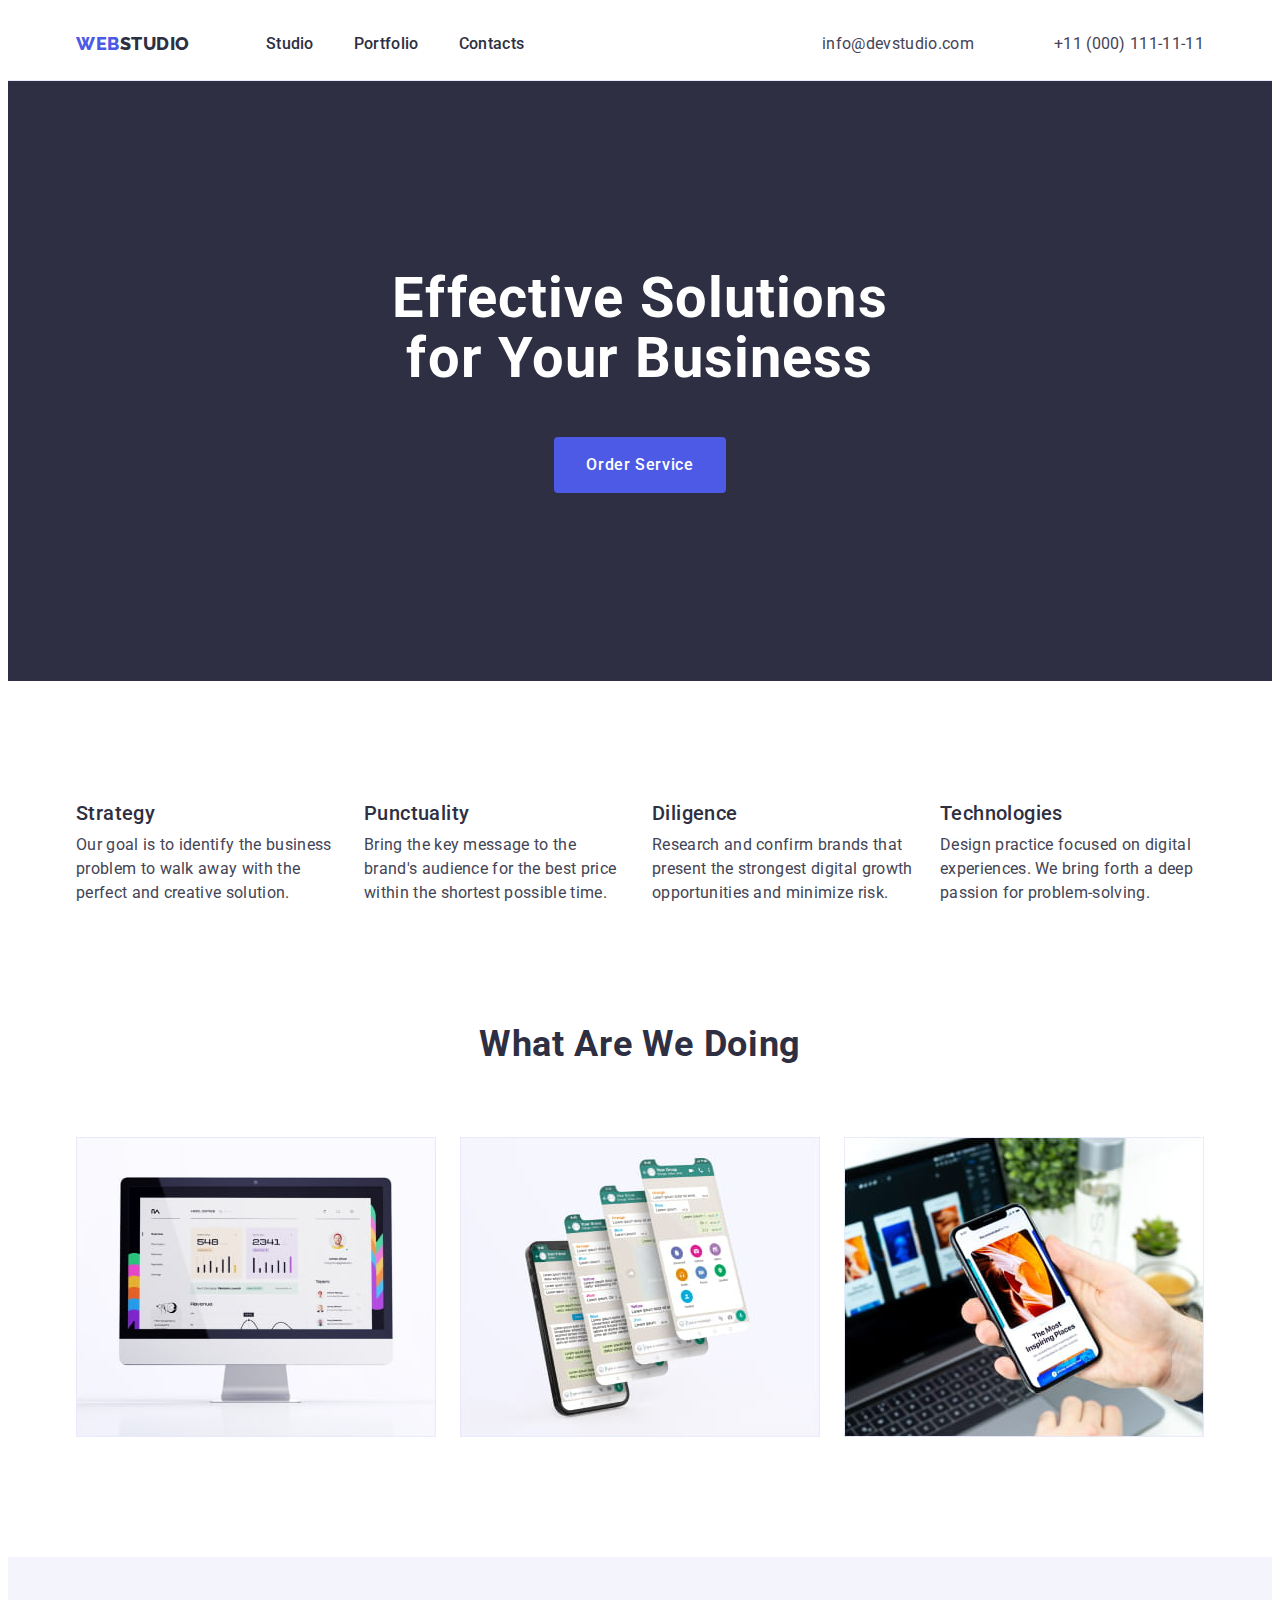
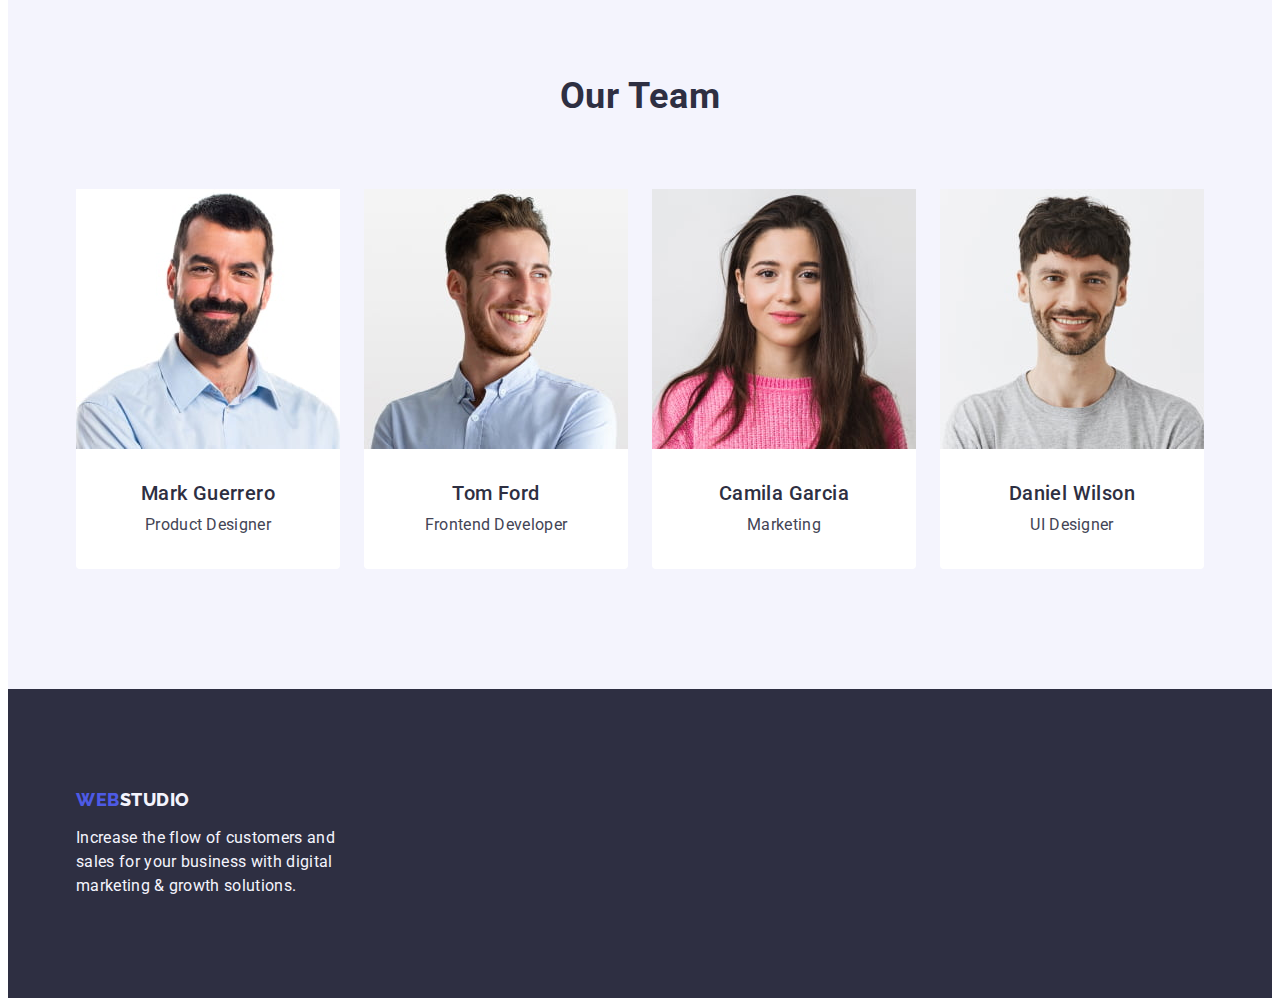
<file: index.html>
<!DOCTYPE html>
<html lang="en">
<head>
    <meta charset="UTF-8">
    <meta http-equiv="X-UA-Compatible" content="IE=edge">
    <meta name="viewport" content="width=device-width, initial-scale=1.0">
    <title>Document</title>
    <link rel="stylesheet" href="https://cdnjs.cloudflare.com/ajax/libs/modern-normalize/1.1.0/modern-normalize.min.css" integrity="sha512-wpPYUAdjBVSE4KJnH1VR1HeZfpl1ub8YT/NKx4PuQ5NmX2tKuGu6U/JRp5y+Y8XG2tV+wKQpNHVUX03MfMFn9Q==" crossorigin="anonymous" referrerpolicy="no-referrer" />
    <link rel="preconnect" href="https://fonts.googleapis.com">
    <link rel="preconnect" href="https://fonts.gstatic.com" crossorigin>
    <link href="https://fonts.googleapis.com/css2?family=Raleway:wght@800&family=Roboto:wght@400;500;700&display=swap" rel="stylesheet">
    <link rel="stylesheet" href="./css/styles.css">
</head>
<body class="body">
    <!--Header section-->
    <header class="header">
        <div class="header-container container">
            <nav class="header-nav">  
            <a class="header-logo link" href="./index.html">Web<span class="span">Studio</span></a>              
            
                <ul class="header-nav-list list">
                    <li class="header-nav-item"><a class="header-nav-link link" href="./index.html">Studio</a></li>
                    <li class="header-nav-item"><a class="header-nav-link link" href="./portfolio.html">Portfolio</a></li>
                    <li class="header-nav-item"><a class="header-nav-link link" href="">Contacts</a></li>
                </ul>
            </nav>        
            <address class="header-contact">     
                <ul class="contact-list list">
                    <li><a class="header-contact-mail link" href="mailto:info@devstudio.com">info@devstudio.com</a></li>
                    <li><a class="header-contact-tel link" href="tel:+110001111111">+11 (000) 111-11-11</a></li>
                </ul>
            </address>
        </div>       
    </header>

    <main>

    <!--Hero section-->
    <section class="hero">
        <div class="hero-container container">
            <h1 class="main-title-light">Effective Solutions for Your Business</h1>
            <button class="hero-btn" type="button">Order Service</button>
        </div>
    </section>   

    <!--Advantages section-->
    <section class="advantages">
        <div class="container">
            <h2 hidden class="section-title">Advantages</h2>
            <ul class="advantages-container list">
                <li class="advantages-item">
                    <h3 class="subtitle">Strategy</h3>
                    <p class="text-medium">Our goal is to identify the business
                        problem to walk away with the perfect and creative solution. </p>
                </li>

                <li class="advantages-item">
                    <h3 class="subtitle">Punctuality</h3>
                    <p class="text-medium">Bring the key message to the brand's audience for the best price within the shortest possible time.</p>
                </li>

                <li class="advantages-item">
                    <h3 class="subtitle">Diligence</h3>
                    <p class="text-medium">Research and confirm brands that present the strongest digital growth opportunities and minimize risk.</p>
                </li>
    
                <li class="advantages-item">
                    <h3 class="subtitle">Technologies</h3>
                    <p class="text-medium">Design practice focused on digital experiences. We bring forth a deep passion for problem-solving.</p>
                </li>
            </ul>
        </div>
    </section>

    <!--Specialization section-->
    <section class="specialization">
        <div class="container">
            <h2 class="section-title">What are we doing</h2>
            <ul class="specialization-list list">
                <li class="specialization-item">
                    <img class="specialization-img" src="./images/specialization/img1.jpg" alt="Computer" width="360" height="300">
                </li>
    
                <li class="specialization-item">
                    <img class="specialization-img" src="./images/specialization/img2.jpg" alt="Tablet" width="360" height="300">
                </li>
    
                <li class="specialization-item">
                    <img class="specialization-img" src="./images/specialization/img3.jpg" alt="Phone" width="360" height="300">
                </li>
            </ul>
        </div>
    </section>

    <!--Team section-->
    <section class="team">
        <div class="container">
            <h2 class="section-title">Our Team</h2>
            <ul class="card-set team-link list">
                <li class="card-set-item team-item">
                    <img class="team-img" src="./images/team/mark.jpg" alt="Mark" width="264" height="260">
                    <div class="team-text-container">
                        <h3 class="subtitle">Mark Guerrero</h3>
                        <p class="text-medium">Product Designer</p>
                    </div>
                </li>
    
                <li class="card-set-item team-item">
                    <img class="team-img" src="./images/team/tom.jpg" alt="Tom" width="264" height="260">
                    <div class="team-text-container">
                        <h3 class="subtitle">Tom Ford</h3>
                        <p class="text-medium">Frontend Developer</p>
                    </div>
                </li>
    
                <li class="card-set-item team-item">
                    <img class="team-img" src="./images/team/camila.jpg" alt="Camila" width="264" height="260">
                    <div class="team-text-container">
                        <h3 class="subtitle">Camila Garcia</h3>
                        <p class="text-medium">Marketing</p>
                    </div>
                </li>
    
                <li class="card-set-item team-item">
                    <img class="team-img" src="./images/team/daniel.jpg" alt="daniel" width="264" height="260">
                    <div class="team-text-container">
                        <h3 class="subtitle">Daniel Wilson</h3>
                        <p class="text-medium">UI Designer</p>
                    </div>
                </li>
            </ul>
        </div>
    </section>
    </main>

    <!--Footer section-->    
    <footer class="footer">
        <div class="footer-container container">
            <a class="header-logo footer-logo link" href="./index.html">Web<span class="span-footer">Studio</span></a>        
            <p class="footer-text text-medium">Increase the flow of customers and sales for your business with digital marketing & growth solutions.</p>
        </div>    
    </footer>
    
</body>
</html>
</file>
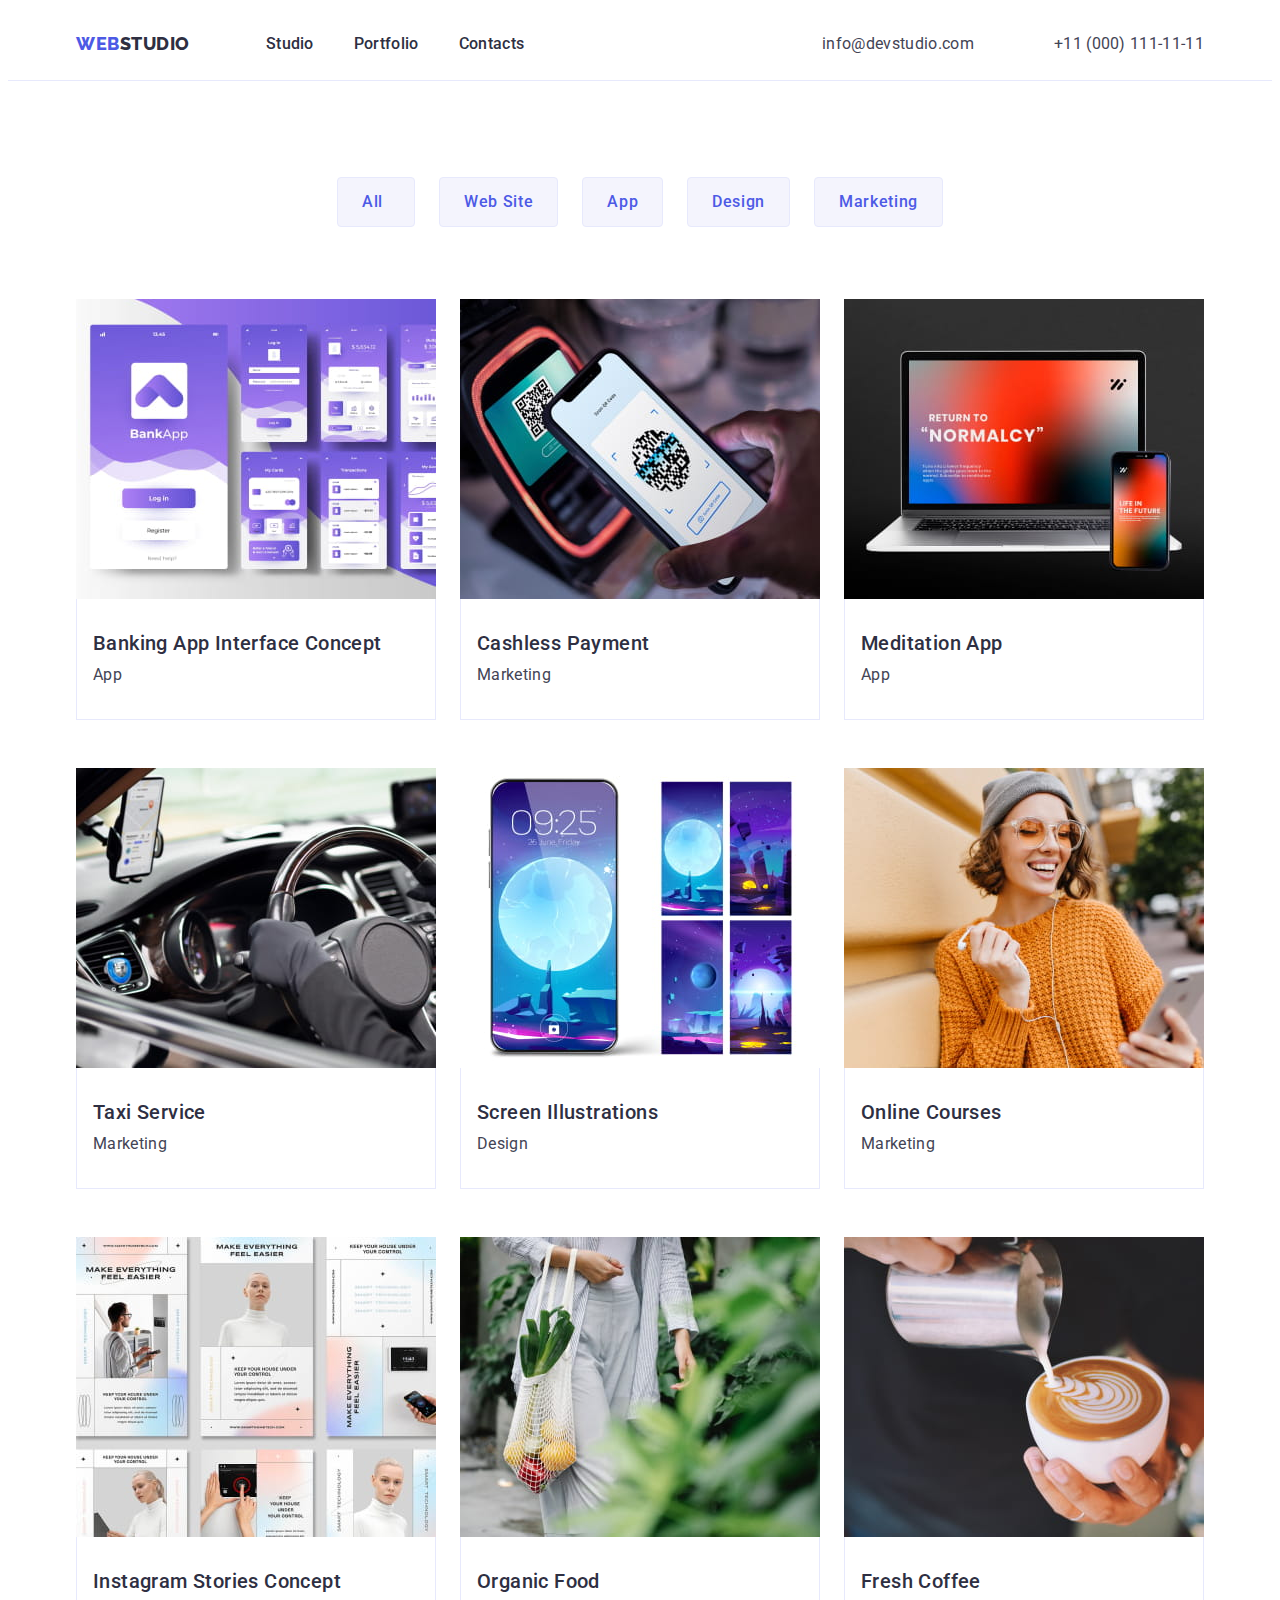
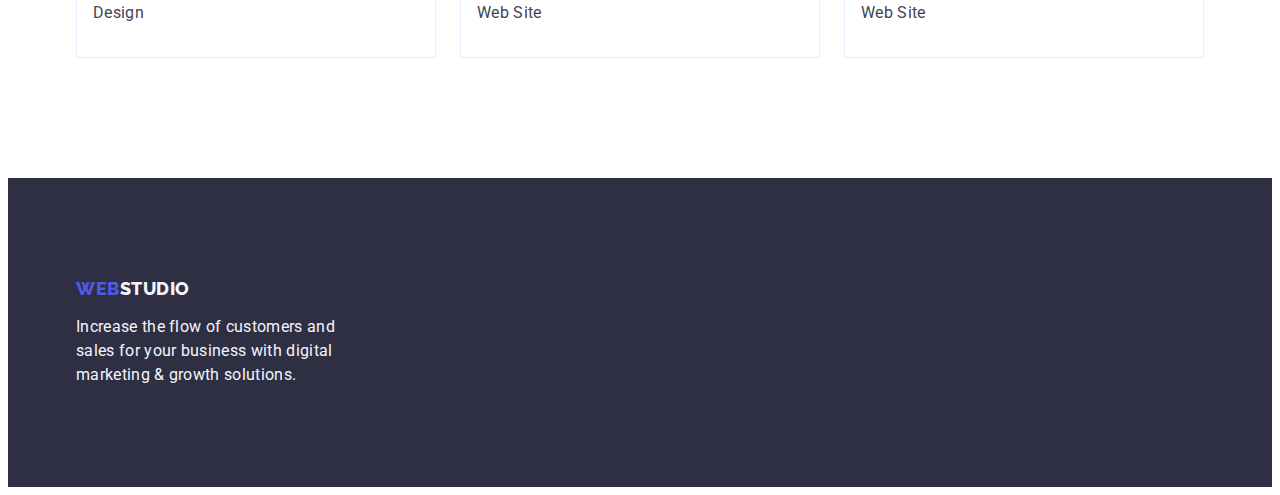
<file: portfolio.html>
<!DOCTYPE html>
<html lang="en">
<head>
    <meta charset="UTF-8">
    <meta http-equiv="X-UA-Compatible" content="IE=edge">
    <meta name="viewport" content="width=device-width, initial-scale=1.0">
    <title>Document</title>
    <link rel="stylesheet" href="https://cdnjs.cloudflare.com/ajax/libs/modern-normalize/1.1.0/modern-normalize.min.css" integrity="sha512-wpPYUAdjBVSE4KJnH1VR1HeZfpl1ub8YT/NKx4PuQ5NmX2tKuGu6U/JRp5y+Y8XG2tV+wKQpNHVUX03MfMFn9Q==" crossorigin="anonymous" referrerpolicy="no-referrer" />
    <link rel="preconnect" href="https://fonts.googleapis.com">
    <link rel="preconnect" href="https://fonts.gstatic.com" crossorigin>
    <link href="https://fonts.googleapis.com/css2?family=Raleway:wght@800&family=Roboto:wght@400;500;700&display=swap" rel="stylesheet">
    <link rel="stylesheet" href="./css/styles.css">
</head>

<body class="body">
    <!--Header section-->
    <header class="header">
        <div class="header-container container">
            <nav class="header-nav">  
                <a class="header-logo link" href="./index.html">Web<span class="span">Studio</span></a>              
            
                <ul class="header-nav-list list">
                    <li class="header-nav-item"><a class="header-nav-link link" href="./index.html">Studio</a></li>
                    <li class="header-nav-item"><a class="header-nav-link link" href="./portfolio.html">Portfolio</a></li>
                    <li class="header-nav-item"><a class="header-nav-link link" href="">Contacts</a></li>
                </ul>
            </nav>        
            <address class="header-contact">     
                <ul class="contact-list list">
                    <li><a class="header-contact-mail link" href="mailto:info@devstudio.com">info@devstudio.com</a></li>
                    <li><a class="header-contact-tel link" href="tel:+110001111111">+11 (000) 111-11-11</a></li>
                </ul>
            </address>
        </div>        
    </header>

    <main>

    <!--Portfolio section-->
    <section class="portfolio">       
        <div class="container">
            <h1 hidden class="main-title">Portfolio</h1>

            <ul class="button-section-link list">
                <li class="button-section-item">
                    <button class="btn" type="button">All</button>
                </li>

                <li class="button-section-item">
                    <button class="btn" type="button">Web Site</button>
                </li>

                <li class="button-section-item">
                    <button class="btn" type="button">App</button>
                </li>

                <li class="button-section-item">
                    <button class="btn" type="button">Design</button>
                </li>

                <li class="button-section-item">
                    <button class="btn" type="button">Marketing</button>
                </li>
            </ul>
        
            <ul class="portfolio-row list">                
                <li class="portfolio-item">                                    
                    <a class="link portfolio-section" href="">                    
                    <img class="portfolio-img" src="./images/portfolio/img1.jpg" alt="Banking" width="360" height="300">
                    <div class="portfolio-list-container">
                        <h2 class="subtitle">Banking App Interface Concept</h2>
                        <p class="text-medium">App</p>
                    </div>
                    
                    </a>
                </li>

                <li class="portfolio-item">
                    <a class="link portfolio-section" href="">                        
                        <img class="portfolio-img" src="./images/portfolio/img2.jpg" alt="Payment" width="360" height="300">
                        <div class="portfolio-list-container">
                            <h2 class="subtitle">Cashless Payment</h2>
                            <p class="text-medium">Marketing</p>
                        </div>                        
                    </a>
                </li>

                <li class="portfolio-item">
                    <a class="link portfolio-section" href="">                        
                        <img class="portfolio-img" src="./images/portfolio/img3.jpg" alt="Meditation" width="360" height="300">
                        <div class="portfolio-list-container">
                            <h2 class="subtitle">Meditation App</h2>
                            <p class="text-medium">App</p>
                        </div>                        
                    </a>
                </li>                
            
                <li class="portfolio-item">
                    <a class="link portfolio-section" href="">                        
                        <img class="portfolio-img" src="./images/portfolio/img4.jpg" alt="Taxi" width="360" height="300">
                        <div class="portfolio-list-container">
                            <h2 class="subtitle">Taxi Service</h2>
                            <p class="text-medium">Marketing</p>
                        </div>                        
                    </a>
                </li>

                <li class="portfolio-item">
                    <a class="link portfolio-section" href="">                        
                        <img class="portfolio-img" src="./images/portfolio/img5.jpg" alt="Screen" width="360" height="300">
                        <div class="portfolio-list-container">
                            <h2 class="subtitle">Screen Illustrations</h2>
                            <p class="text-medium">Design</p>
                        </div>                        
                    </a>
                </li>

                <li class="portfolio-item">
                    <a class="link portfolio-section" href="">                        
                        <img class="portfolio-img" src="./images/portfolio/img6.jpg" alt="Online" width="360" height="300">
                        <div class="portfolio-list-container">
                            <h2 class="subtitle">Online Courses</h2>
                            <p class="text-medium">Marketing</p>
                        </div>                        
                    </a>
                </li>
            
                <li class="portfolio-item">
                    <a class="link portfolio-section" href="">                        
                        <img class="portfolio-img" src="./images/portfolio/img7.jpg" alt="Instagram" width="360" height="300">
                        <div class="portfolio-list-container">
                            <h2 class="subtitle">Instagram Stories Concept</h2>
                            <p class="text-medium">Design</p>
                        </div>                        
                    </a>
                </li>

                <li class="portfolio-item">
                    <a class="link portfolio-section" href="">                                       
                        <img class="portfolio-img" src="./images/portfolio/img8.jpg" alt="Organic" width="360" height="300">
                        <div class="portfolio-list-container">
                            <h2 class="subtitle">Organic Food</h2>
                            <p class="text-medium">Web Site</p>
                        </div> 
                        
                    </a>
                </li>

                <li class="portfolio-item">
                    <a class="link portfolio-section" href="">                                       
                        <img class="portfolio-img" src="./images/portfolio/img9.jpg" alt="Fresh" width="360" height="300">
                        <div class="portfolio-list-container">
                            <h2 class="subtitle">Fresh Coffee</h2>
                            <p class="text-medium">Web Site</p>
                        </div> 
                        
                    </a>
                </li>                
            </ul>

            </div>
    </section>
    </main>

    <!--Footer section-->
    <footer class="footer footer-background">
        <div class="footer-container container">
            <a class="header-logo footer-logo link" href="./index.html">Web<span class="span-footer">Studio</span></a>            
            <p class="footer-text text-medium">Increase the flow of customers and sales for your business with digital marketing & growth solutions.</p>
        </div>
    </footer>

</body>
</html>
</file>
<file: css/styles.css>
:root {
/* Fonts */

/* Color */
    --color-iris: #4d5ae5;
    --color-ocean: #404bbf;
    --color-navy-blue: #2e2f42;
    --color-green: #31d0aa;
    --color-slate: #434455;
    --color-light-slate: #8e8f99;
    --color-cornflower: #e7e9fc;
    --color-cloud: #f4f4fd;
    --color-navy-blue-modal: #2e2f42;
    --color-grey: #2e2f42;
    --color-white: #ffffff;
    --color-dairy: #fcfcfc;    
}

/* Others */
html {
    box-sizing: border-box;
}

*,
*::before,
*::after {
    box-sizing: inherit;
}

.body {    
    font-size: 16px;
    font-family: Roboto, sans-serif;        
    line-height: 1.5;
    letter-spacing: 0.02em;
    text-decoration: none;
    text-transform: none;
    color: var(--color-slate);
    background-color: var(--color-white);
}

.main-title {
    font-size: 56px;
    font-weight: 700;    
    line-height: 1.07;
    letter-spacing: 0.02em;
    text-decoration: none;
    text-transform: none;
}
.main-title-light { 
    margin: 0 0 48px 0;        
    max-width: 496px;  
    font-size: 56px;
    line-height: 1.07;
    text-align: center;
    letter-spacing: 0.02em;
    color: var(--color-white);
    }

.section-title {  
    margin: 0;
    margin-bottom: 72px;  
    font-size: 36px;
    font-weight: 700;    
    line-height: 1.11;
    letter-spacing: 0.02em;
    text-decoration: none;
    text-transform: capitalize;
    text-align: center;
    color: var(--color-navy-blue);
}

.subtitle {
    margin: 0;
    margin-bottom: 8px;
    border-top: none;    
    font-size: 20px;
    font-weight: 500;    
    line-height: 1.2;
    letter-spacing: 0.02em;
    text-decoration: none;
    text-transform: none;
    color: var(--color-navy-blue);
}

.text-medium {  
    margin: 0;     
    font-size: 16px;       
    line-height: 1.5;
    letter-spacing: 0.02em;
    text-decoration: none;
    text-transform: none;
    color: var(--color-slate);
}
.button-text {
    font-size: 16px;
    font-weight: 500;    
    line-height: 1.5;
    letter-spacing: 0.04em;
    text-decoration: none;
    text-transform: none;
}
.small-text {
    font-size: 12px;        
    line-height: 1.17;
    letter-spacing: 0.04em;
    text-decoration: none;
    text-transform: none;
}
.link {
    text-decoration: none;    
}

    --indent: 24px;
    --items: 4;

/* Resset start */
h1, 
h2, 
h3, 
h4, 
h5, 
h6, 
p {
    margin: 0;
}

img {
    display: block;
    margin: 0;    
}

button {
    cursor: pointer;
}

.list {
    list-style: none;
    padding: 0;
    margin: 0;    
}

.span {
    color: var(--color-navy-blue);
}

.container {
    width: 1158px;
    padding: 0 15px;
    margin: 0 auto;
    
}

.header-container {
    display: flex;
    align-items: center;
    
}

/* Header styles */

.header {
    border-bottom: 1px solid var(--color-cornflower)
}

.header-nav {
    display: flex;
    margin-right: auto;
    align-items: center;    
}
.header-logo {    
    font-family: "Raleway", sans-serif;
    font-weight: 800;
    font-size: 18px;
    line-height: 1.17;
    letter-spacing: 0.03em;
    text-transform: uppercase;
    color: var(--color-iris);
    margin-right: 76px;
    padding: 25px 0;

}

.header-nav-list {    
    display: flex;
    align-items: center;
    gap: 40px;
}

.header-nav-list :hover,
.header-nav-list :focus {
    color: var(--color-ocean);
}

.header-nav-item {    
    font-weight: 500;
    font-size: 16px;
    line-height: 1.5;
    letter-spacing: 0.02em;    
}
.header-nav-link {
    padding: 24px 0 24px;
    color: var(--color-grey);      
}

.header-contact-link {

}

.header-contact {
    font-style: normal; 
    font-size: 16px;
    line-height: 1.5;
    letter-spacing: 0.02em;
    gap: 40px;
    color: var(--color-slate);
}

.header-contact-mail {
    margin-right: 40px;
    padding: 24px 0 24px;
    color: var(--color-slate);    
}

.header-contact-tel {
    padding: 24px 0 24px;
    color: var(--color-slate);
}

.contact-list {
    display: flex;
    padding: 24px 0;
    gap: 40px;
}

.contact-list :hover,
.contact-list :focus {
    color: var(--color-ocean);
}

.main-title {
    color: var(--color-white);
}
.section-title {
}

/* Hero section */
.hero {    
    background: var(--color-navy-blue);
    padding: 188px 0 188px;    
}

.hero-container {    
    display: flex;    
    flex-direction: column;
    align-items: center;
             
}

.hero-btn {        
    min-width: 169px;    
    padding: 16px 32px;
    font-family: "Roboto", sans-serif;
    border-radius: 4px;    
    font-weight: 500;
    font-size: 16px;
    line-height: 1.5;
    letter-spacing: 0.04em;
    border: none;
    cursor: pointer;    
    color: var(--color-white);
    background-color: var(--color-iris);
}

.hero-btn:hover,
.hero-btn:focus {
    background-color: var(--color-ocean);
}

/* Advantages section */

.advantages-container {
    display: flex;
    gap: 24px;
    align-items: center;
   
}

.advantages {
    padding: 120px 0 120px;
}

.advantages-list {
    
}

.advantages-item {
    margin: auto;   
    width: calc((100% - 72px) / 4);
    color: var(--color-slate);
}

/* Specialization section */

.specialization {
    padding-bottom: 120px;
}

.specialization-list { 
    display: flex;
    justify-content: space-between;    
    gap: 24px;
}

.specialization-item {
    width: calc((100% - 48px) / 3);
}

.specialization-img {

}

/* Team sectiom */

.team {
    padding: 120px 0 120px;
    background-color: var(--color-cloud);
}
.team-link {

}

.team-item {
    width: calc((100% - 72px) / 4);    
    background-color: var(--color-white);
    border-radius: 0px 0px 4px 4px;
}

.team-img {    

}
.team-text-container {
    padding: 32px 16px;
    text-align: center;    
}

/* Footer section */

.footer-container {
    
    
}

.footer {           
    
    background: var(--color-grey);
    padding: 100px 0 100px 0;
}

.footer-logo { 
    padding: 0 0;
    display: inline-block;
    margin-bottom: 16px;  
    font-weight: 800;
    font-size: 18px;
    line-height: 1.17;
    letter-spacing: 0.03em;
    text-transform: uppercase;
    color: var(--color-iris);
}

.span-footer {
    color: var(--color-cloud);
}

.footer-text {
    max-width: 264px;    
    margin: 0 0;
    color: var(--color-cloud);
}

/* Button section portfolio */
.button-section {
    
}
.button-section-link {
    display: flex;
    justify-content: center;
    gap: 24px;    
    margin-bottom: 72px;
}
.button-section-item {
    
}

.accent-btn {
    min-width: 78px;    
    padding: 12px 24px;
    border-radius: 4px;
    font-family: "Roboto", sans-serif;  
    font-weight: 500;
    font-size: 16px;
    line-height: 1.5;      
    display: flex;
    align-items: center;
    text-align: center;
    letter-spacing: 0.04em;
    cursor: pointer;      
    background-color: var(--color-iris);  
    color: var(--color-cloud);
    border: 1px solid var(--color-cornflower);   
}

.accent-btn:hover,
.accent-btn:focus {
    color: var(--color-ocean);
    background-color: var(--color-cloud);
    border: 1px solid transparent;
}

.btn {
    min-width: 78px;    
    padding: 12px 24px;
    border-radius: 4px;
    font-family: "Roboto", sans-serif;  
    font-weight: 500;
    font-size: 16px;
    line-height: 1.5;      
    display: flex;
    align-items: center;
    text-align: center;
    letter-spacing: 0.04em;
    cursor: pointer;   
    color: var(--color-iris);
    background-color: var(--color-cloud);
    border: 1px solid var(--color-cornflower);
}

.btn:hover,
.btn:focus { 
    color: var(--color-white);   
    background-color: var(--color-ocean);
    border: 1px solid transparent;
}

.button {     
    font-weight: 500;
    font-size: 16px;
    line-height: 1.5;      
    display: flex;
    align-items: center;
    text-align: center;
    letter-spacing: 0.04em;    
    color: var(--color-iris);
    background-color: var(--color-cloud);            
}

.button :hover,
.button :focus {
    color: var(--color-white);
    background-color: var(--color-ocean);    
}

/* Portfolio section */
.portfolio {
    padding: 96px 0 120px;
}

.portfolio-row {
    display: flex;
    flex-wrap: wrap;
    column-gap: 24px;
    row-gap: 48px;        
}

.section-title {
}

.portfolio-list-container {
    padding: 32px 16px;    
    border: 1px solid var(--color-cornflower);
    border-top: none;    
}

.portfolio-section {  
    display: block;
}

.portfolio-item {    
    width: calc((100% - 48px) / 3);
}

.portfolio-img {  
    margin: 0;         
}

/* Card set */

.card-set {
    gap: 24px;
    display: flex;
    flex-wrap: wrap;    
}

.card-set-item {
    flex-basis: calc((100% - var(--indent) * var(--items) - 1)) / var(--items);
}
</file>
